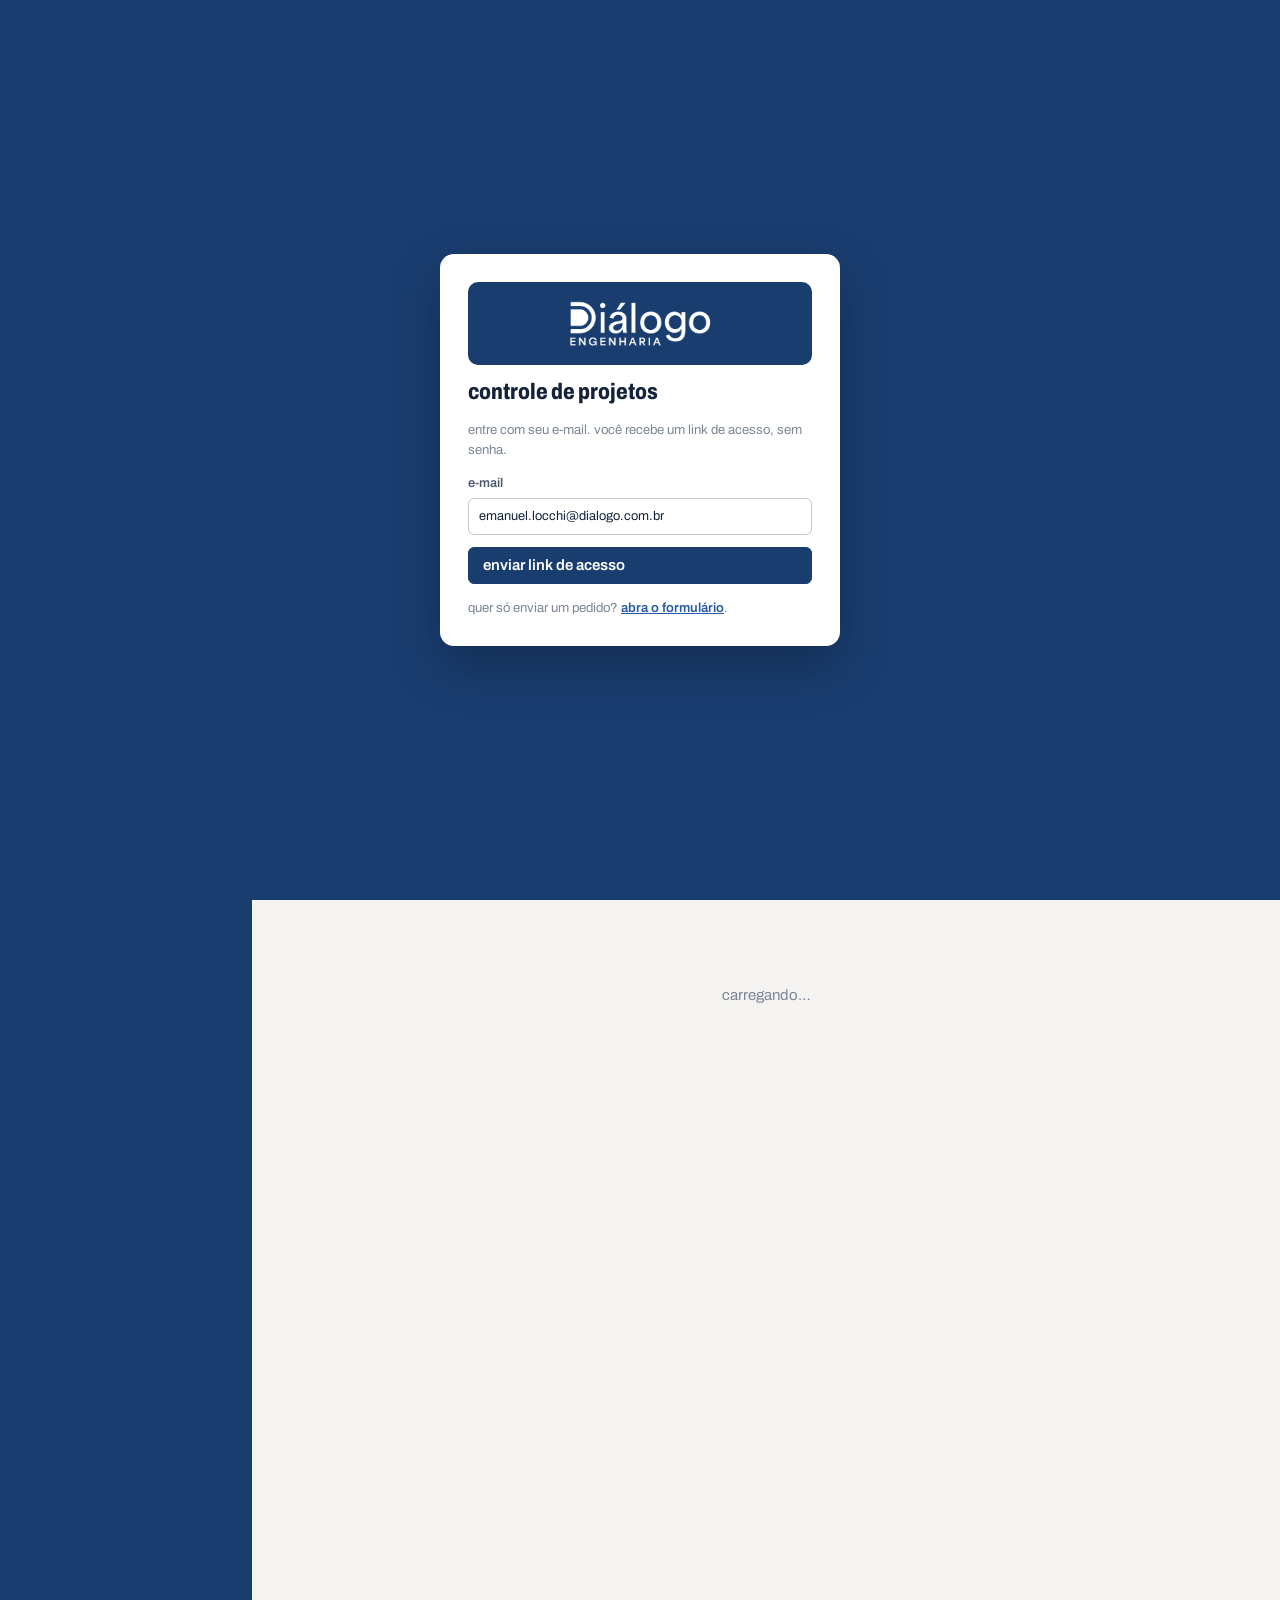
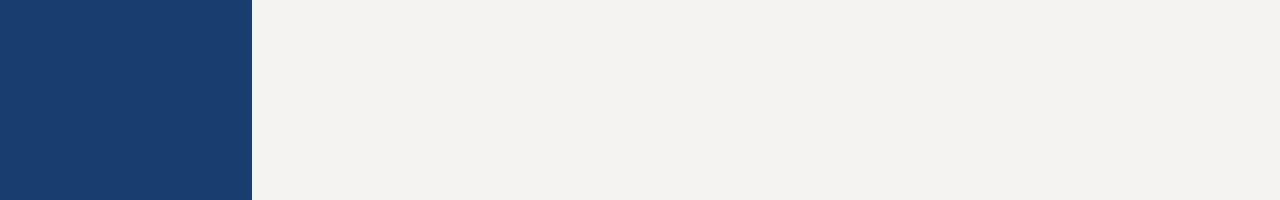
<file: index.html>
<!doctype html>
<html lang="pt-BR">
<head>
<meta charset="utf-8">
<meta name="viewport" content="width=device-width, initial-scale=1, viewport-fit=cover">
<title>Controle de Projetos · Diálogo</title>
<meta name="robots" content="noindex">
<meta name="theme-color" content="#1a3d70">
<link rel="icon" href="assets/logo.png">
<link rel="manifest" href="manifest.webmanifest">
<link rel="preconnect" href="https://fonts.googleapis.com">
<link rel="preconnect" href="https://fonts.gstatic.com" crossorigin>
<link rel="stylesheet" href="https://fonts.googleapis.com/css2?family=Archivo:wdth,wght@75..100,400..800&family=IBM+Plex+Mono:wght@500&display=swap">
<link rel="stylesheet" href="assets/style.css">
</head>
<body>
<div id="login" hidden></div>
<div class="app" id="app" hidden>
  <aside class="rail" id="rail" aria-label="navegação"></aside>
  <div style="min-width:0">
    <main class="main" id="main"><div class="main-in" id="view"><div class="place">carregando…</div></div></main>
  </div>
</div>
<div id="modal"></div>
<div class="toast" id="toast" role="status" aria-live="polite"></div>
<script src="assets/vendor/supabase-2.117.2.js"></script>
<script src="assets/config.js"></script>
<script src="assets/comum.js"></script>
<script src="assets/ia.js"></script>
<script src="assets/gestao.js"></script>
<script>if ("serviceWorker" in navigator) navigator.serviceWorker.register("sw.js").catch(()=>{});</script>
</body>
</html>
</file>
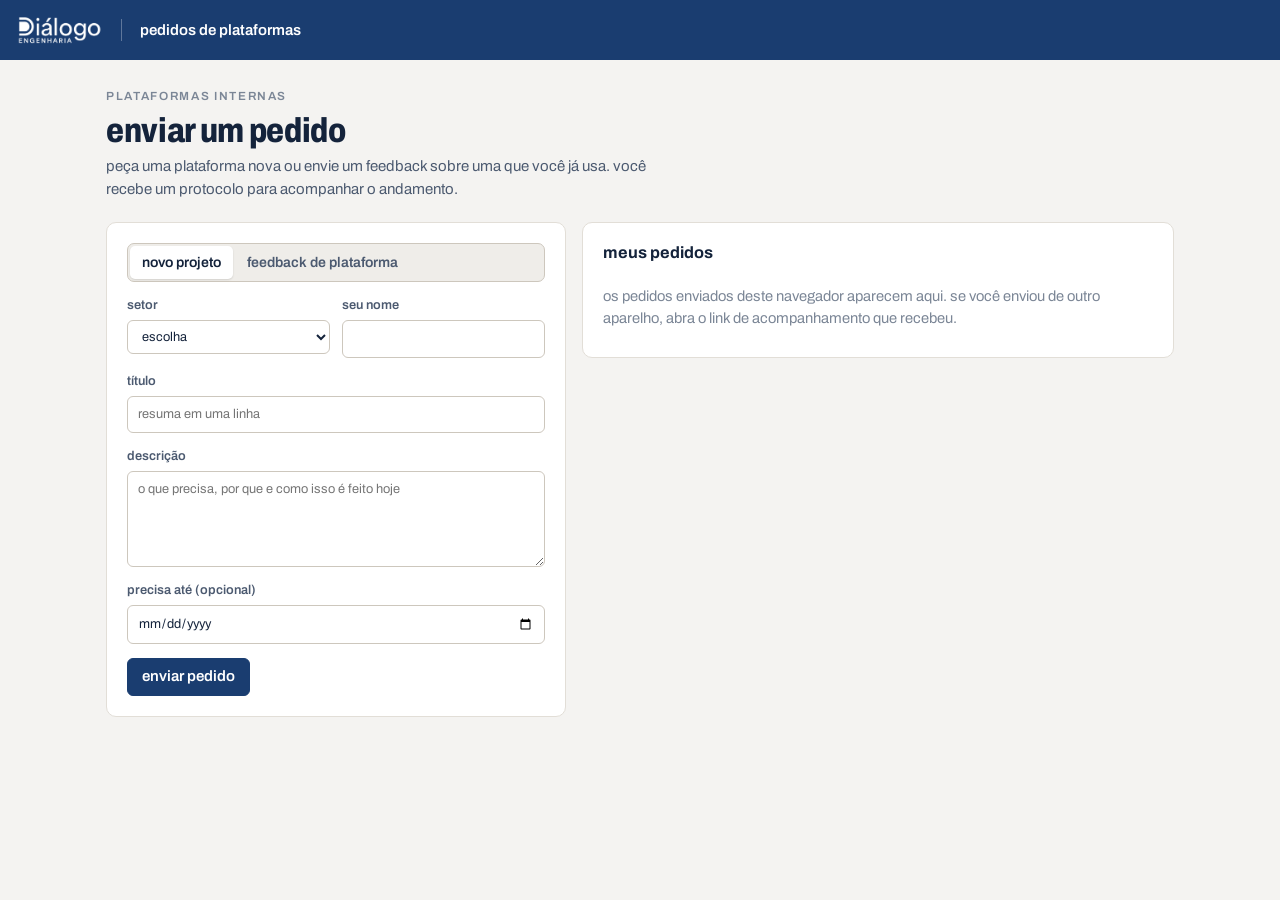
<file: pedido.html>
<!doctype html>
<html lang="pt-BR">
<head>
<meta charset="utf-8">
<meta name="viewport" content="width=device-width, initial-scale=1, viewport-fit=cover">
<title>Pedidos de Plataformas · Diálogo</title>
<meta name="description" content="Peça uma plataforma nova ou envie um feedback sobre uma plataforma interna da Diálogo Engenharia.">
<meta name="theme-color" content="#1a3d70">
<link rel="icon" href="assets/logo.png">
<link rel="preconnect" href="https://fonts.googleapis.com">
<link rel="preconnect" href="https://fonts.gstatic.com" crossorigin>
<link rel="stylesheet" href="https://fonts.googleapis.com/css2?family=Archivo:wdth,wght@75..100,400..800&family=IBM+Plex+Mono:wght@500&display=swap">
<link rel="stylesheet" href="assets/style.css">
</head>
<body>
<header class="topband"><img src="assets/logo.png" alt="Diálogo Engenharia"><span>pedidos de plataformas</span></header>
<main class="page-solo" id="view"><div class="place">carregando…</div></main>
<div id="modal"></div>
<div class="toast" id="toast" role="status" aria-live="polite"></div>
<script src="assets/vendor/supabase-2.117.2.js"></script>
<script src="assets/config.js"></script>
<script src="assets/comum.js"></script>
<script src="assets/pedido.js"></script>
</body>
</html>
</file>
<file: assets/style.css>
/* layout: trilho azul da marca à esquerda (navegação + projetos), área de trabalho clara à direita; no celular o trilho vira barra superior */
:root{
  --azul:#1a3d70; --verm:#c01918;
  --bg:#f4f3f1; --surface:#ffffff; --surface2:#f8f7f5; --sunk:#efede9;
  --ink:#14233b; --ink2:#4c5a70; --ink3:#7b8696; --line:#e2ded7; --line2:#cdc7bd;
  --accent:#1a3d70; --accent2:#265aa6; --accent-soft:#e6ecf6; --accent-ink:#ffffff;
  --flag:#c01918; --flag-soft:#f9e4e3; --ok:#2f7a4f; --ok-soft:#e3f1e8; --warn:#a4660a; --warn-soft:#fbf0dc; --st-plan:#265aa6; --st-and:#9a7300; --st-test:#0b7d88;
  --rail:#1a3d70; --rail-ink:#ffffff; --rail-ink2:rgba(255,255,255,.68); --rail-line:rgba(255,255,255,.14); --rail-hover:rgba(255,255,255,.08); --rail-on:rgba(255,255,255,.14);
  --shadow:0 1px 2px rgba(20,35,59,.06),0 8px 24px rgba(20,35,59,.06);
  --f-body:"Archivo",Arial,"Helvetica Neue",Helvetica,sans-serif;
  --f-mono:"IBM Plex Mono",ui-monospace,Consolas,monospace;
  --r:8px;
}
@media (prefers-color-scheme:dark){
  :root:not([data-theme="light"]){
    --bg:#0e1827; --surface:#15233a; --surface2:#1a2a45; --sunk:#0b1422;
    --ink:#e8edf5; --ink2:#a9b6c9; --ink3:#7d8ba0; --line:#2a3b58; --line2:#3a4d6e;
    --accent:#8fb2ee; --accent2:#8fb2ee; --accent-soft:#1f3358; --accent-ink:#0c1a30;
    --flag:#ff7b73; --flag-soft:#3d1d1f; --ok:#6fcf97; --ok-soft:#173527; --warn:#f0b552; --warn-soft:#3a2c12; --st-plan:#8fb2ee; --st-and:#f2c94c; --st-test:#5fd3dc;
    --rail:#0a1322; --rail-line:rgba(255,255,255,.10);
    --shadow:0 1px 2px rgba(0,0,0,.3),0 8px 24px rgba(0,0,0,.25);
    color-scheme:dark;
  }
}
:root[data-theme="dark"]{
  --bg:#0e1827; --surface:#15233a; --surface2:#1a2a45; --sunk:#0b1422;
  --ink:#e8edf5; --ink2:#a9b6c9; --ink3:#7d8ba0; --line:#2a3b58; --line2:#3a4d6e;
  --accent:#8fb2ee; --accent2:#8fb2ee; --accent-soft:#1f3358; --accent-ink:#0c1a30;
  --flag:#ff7b73; --flag-soft:#3d1d1f; --ok:#6fcf97; --ok-soft:#173527; --warn:#f0b552; --warn-soft:#3a2c12; --st-plan:#8fb2ee; --st-and:#f2c94c; --st-test:#5fd3dc;
  --rail:#0a1322; --rail-line:rgba(255,255,255,.10);
  --shadow:0 1px 2px rgba(0,0,0,.3),0 8px 24px rgba(0,0,0,.25);
  color-scheme:dark;
}
*,*::before,*::after{box-sizing:border-box}
body{margin:0;background:var(--bg);color:var(--ink);font-family:var(--f-body);font-size:15px;line-height:1.5}
button,input,select,textarea{font:inherit;color:inherit}
:focus-visible{outline:2px solid var(--accent2);outline-offset:2px}
h1,h2,h3,h4{margin:0;line-height:1.2;text-wrap:balance}
p{margin:0}
.num{font-variant-numeric:tabular-nums}
.mono{font-family:var(--f-mono);font-size:.78em;letter-spacing:.02em}
.mut{color:var(--ink3)}
.sr{position:absolute;width:1px;height:1px;overflow:hidden;clip:rect(0 0 0 0);white-space:nowrap}

/* ---------- moldura ---------- */
.app{display:grid;grid-template-columns:252px minmax(0,1fr);min-height:100vh}
.rail{background:var(--rail);color:var(--rail-ink);position:sticky;top:env(safe-area-inset-top,0px);height:100vh;overflow:auto;display:flex;flex-direction:column;gap:22px;padding-block:20px;padding-left:max(16px,env(safe-area-inset-left,0px));padding-right:14px}
.brand{display:flex;flex-direction:column;gap:6px;padding:2px 6px 4px}
.brand img{width:132px;height:auto;display:block}
.brand span{font-size:.72rem;letter-spacing:.14em;text-transform:uppercase;color:var(--rail-ink2);font-weight:600}
.nav{display:flex;flex-direction:column;gap:2px}
.nav button{all:unset;cursor:pointer;display:flex;align-items:center;gap:10px;padding:9px 10px;border-radius:6px;color:var(--rail-ink2);font-weight:600}
.nav button svg{width:18px;height:18px;flex:none}
.nav button:hover{background:var(--rail-hover);color:var(--rail-ink)}
.nav button[aria-current="true"]{background:var(--rail-on);color:var(--rail-ink)}
.nav button:focus-visible{outline:2px solid #fff;outline-offset:-2px}
.nav .bd{margin-left:auto;background:var(--verm);color:#fff;border-radius:999px;font-size:.72rem;min-width:20px;height:20px;padding:0 6px;display:inline-flex;align-items:center;justify-content:center;font-weight:700}
.nav .ct{margin-left:auto;font-size:.78rem;color:var(--rail-ink2)}
.rp{display:flex;flex-direction:column;gap:6px;border-top:1px solid var(--rail-line);padding-top:16px;min-height:0}
.rp-h{display:flex;justify-content:space-between;align-items:center;padding:0 6px;font-size:.72rem;letter-spacing:.14em;text-transform:uppercase;color:var(--rail-ink2);font-weight:600}
.rp-h button{all:unset;cursor:pointer;width:24px;height:24px;border-radius:5px;display:grid;place-items:center;color:var(--rail-ink);font-size:1.1rem;line-height:1}
.rp-h button:hover{background:var(--rail-hover)}
.rp ul{list-style:none;margin:0;padding:0;display:flex;flex-direction:column;gap:1px}
.rp li button{all:unset;cursor:pointer;display:grid;grid-template-columns:8px minmax(0,1fr) auto;gap:9px;align-items:center;width:100%;box-sizing:border-box;padding:7px 8px;border-radius:6px;color:var(--rail-ink2);font-size:.88rem}
.rp li button:hover{background:var(--rail-hover);color:var(--rail-ink)}
.rp li button[aria-current="true"]{background:var(--rail-on);color:var(--rail-ink)}
.rp li button:focus-visible{outline:2px solid #fff;outline-offset:-2px}
.rp .dot{width:8px;height:8px;border-radius:50%;background:var(--c)}
.rp .t{overflow:hidden;text-overflow:ellipsis;white-space:nowrap}
.rp .pp{font-size:.72rem;opacity:.8}
.rp .none{padding:4px 8px;font-size:.85rem;color:var(--rail-ink2)}
.rail-foot{margin-top:auto;font-size:.76rem;color:var(--rail-ink2);padding:0 6px;display:flex;flex-direction:column;gap:6px}
.legend-r{display:flex;flex-wrap:wrap;gap:4px 10px}
.legend-r span{display:inline-flex;align-items:center;gap:5px}
.legend-r i{width:7px;height:7px;border-radius:50%;background:var(--c)}

.main{min-width:0;padding-block:28px 72px;padding-left:32px;padding-right:max(32px,env(safe-area-inset-right,0px))}
.main-in{max-width:1260px;margin:0 auto;display:flex;flex-direction:column;gap:22px}

.app.solo{grid-template-columns:1fr}
.app.solo .rail{display:none}
.app.solo .topband{display:flex;align-items:center;gap:18px;background:var(--rail);color:#fff;padding-block:14px;padding-left:max(16px,env(safe-area-inset-left,0px));padding-right:max(16px,env(safe-area-inset-right,0px))}
.app.solo .topband img{height:32px;width:auto}
.app.solo .topband span{font-weight:600;padding-left:18px;border-left:1px solid rgba(255,255,255,.3)}
.app.solo .main{padding-left:max(16px,env(safe-area-inset-left,0px));padding-right:max(16px,env(safe-area-inset-right,0px))}
.notice{background:var(--warn-soft);color:var(--ink);border:1px solid var(--line);border-radius:var(--r);padding:10px 14px;font-size:.9rem}

/* ---------- cabeçalho de vista ---------- */
.vh{display:flex;justify-content:space-between;align-items:flex-end;gap:16px;flex-wrap:wrap}
.eyebrow{font-size:.74rem;letter-spacing:.14em;text-transform:uppercase;color:var(--ink3);font-weight:600;margin-bottom:4px}
.vh h1{font-size:clamp(1.6rem,3vw,2.15rem);font-weight:800;font-stretch:82%;letter-spacing:-.01em}
.vh .sub{color:var(--ink2);margin-top:4px;max-width:62ch}
.vh-act{display:flex;gap:8px;flex-wrap:wrap}

/* ---------- controles ---------- */
.btn{border:1px solid var(--line2);background:var(--surface);border-radius:6px;padding:8px 14px;cursor:pointer;font-weight:600;display:inline-flex;align-items:center;gap:8px;white-space:nowrap;line-height:1.3}
.btn:hover{background:var(--surface2)}
.btn svg{width:16px;height:16px}
.btn.primary{background:var(--accent);border-color:var(--accent);color:var(--accent-ink)}
.btn.primary:hover{filter:brightness(1.12)}
.btn.ai{border-color:var(--accent2);color:var(--accent2);background:var(--surface)}
.btn.ai:hover{background:var(--accent-soft)}
.btn.danger{border-color:var(--flag);color:var(--flag)}
.btn.danger:hover{background:var(--flag-soft)}
.btn.danger.solid{background:var(--flag);color:#fff}
.btn.ghost{border-color:transparent;background:transparent;color:var(--ink3);padding:6px 8px}
.btn.ghost:hover{color:var(--flag);background:var(--flag-soft)}
.btn.sm{padding:5px 10px;font-size:.85rem}
.btn:disabled{opacity:.5;cursor:default;filter:none}
.lnk{all:unset;cursor:pointer;color:var(--accent2);font-weight:600;text-decoration:underline;text-underline-offset:2px}
.lnk:focus-visible{outline:2px solid var(--accent2)}
label.f{display:flex;flex-direction:column;gap:5px;font-size:.8rem;font-weight:600;color:var(--ink2)}
input,select,textarea{border:1px solid var(--line2);background:var(--surface);border-radius:6px;padding:8px 10px;font-weight:400;color:var(--ink);min-width:0;width:100%}
input:focus,select:focus,textarea:focus{outline:2px solid var(--accent-soft);border-color:var(--accent2)}
textarea{resize:vertical;min-height:96px;line-height:1.5}
input[type=checkbox]{width:18px;height:18px;accent-color:var(--accent2);cursor:pointer;flex:none}
.seg{display:inline-flex;border:1px solid var(--line2);border-radius:7px;padding:2px;background:var(--sunk);gap:2px;flex-wrap:wrap}
.seg button{border:0;background:transparent;padding:6px 12px;border-radius:5px;cursor:pointer;font-weight:600;color:var(--ink2);font-size:.88rem;display:inline-flex;gap:6px;align-items:center}
.seg button:hover{color:var(--ink)}
.seg button[aria-pressed="true"]{background:var(--surface);color:var(--ink);box-shadow:0 1px 2px rgba(0,0,0,.12)}
.seg .n{font-size:.75rem;color:var(--ink3);font-variant-numeric:tabular-nums}
.pill{display:inline-flex;align-items:center;gap:6px;font-size:.76rem;font-weight:600;border-radius:999px;padding:2px 9px;background:color-mix(in srgb,var(--c) 13%,transparent);color:var(--c);white-space:nowrap}
.pill::before{content:"";width:6px;height:6px;border-radius:50%;background:currentColor}
.chip{display:inline-block;font-size:.74rem;font-weight:600;border-radius:4px;padding:1px 7px;background:var(--sunk);color:var(--ink2);border:1px solid var(--line)}
.chip.dir{background:var(--flag-soft);color:var(--flag);border-color:transparent}
.chip.pj{background:var(--accent-soft);color:var(--accent2);border-color:transparent}
.bar{height:6px;background:var(--sunk);border-radius:6px;overflow:hidden;border:1px solid var(--line)}
.bar i{display:block;height:100%;background:var(--accent2);border-radius:6px}
.bar.thin{height:4px;border:0;background:var(--line)}
.card{background:var(--surface);border:1px solid var(--line);border-radius:10px;padding:20px}
.card-h{display:flex;justify-content:space-between;align-items:center;gap:10px;margin-bottom:14px;flex-wrap:wrap}
.card-h h2{font-size:1.02rem;font-weight:700}
.empty{color:var(--ink3);font-size:.92rem;padding:8px 0}
.hint{font-size:.82rem;color:var(--ink3)}
.aibox{border:1px solid var(--accent2);background:var(--accent-soft);border-radius:var(--r);padding:12px 14px;display:flex;flex-direction:column;gap:8px}
.aibox .h{display:flex;justify-content:space-between;align-items:center;font-weight:700;font-size:.88rem;color:var(--accent2);gap:8px}
.aibox .out{white-space:pre-wrap;font-size:.92rem;color:var(--ink)}
.aibox ul{margin:0;padding-left:18px}
.thinking::after{content:"";display:inline-block;width:1em;text-align:left;animation:dots 1.2s steps(4) infinite}
@keyframes dots{0%{content:""}25%{content:"."}50%{content:".."}75%{content:"..."}}

/* ---------- painel ---------- */
.tiles{display:grid;grid-template-columns:repeat(4,minmax(0,1fr));gap:12px}
.tile{all:unset;box-sizing:border-box;background:var(--surface);border:1px solid var(--line);border-radius:10px;padding:16px 18px;display:flex;flex-direction:column;gap:6px;cursor:pointer;position:relative}
.tile:hover{border-color:var(--line2);box-shadow:var(--shadow)}
.tile:focus-visible{outline:2px solid var(--accent2)}
.tile .tl{font-size:.8rem;color:var(--ink2);font-weight:600}
.tile .tn{font-size:2.3rem;font-weight:800;font-stretch:80%;line-height:1;font-variant-numeric:tabular-nums;color:var(--ink)}
.tile .tn small{font-size:.9rem;font-weight:500;color:var(--ink3);font-stretch:100%}
.tile .ts{font-size:.8rem;color:var(--ink3)}
.tile.alert{border-color:color-mix(in srgb,var(--c) 45%,var(--line))}
.tile.alert::before{content:"";position:absolute;left:-1px;top:14px;bottom:14px;width:3px;border-radius:0 3px 3px 0;background:var(--c)}
.tile.alert .tn{color:var(--c)}
.dash{display:grid;grid-template-columns:minmax(0,1.15fr) minmax(0,1fr);gap:16px;align-items:start}
.dash-r{display:flex;flex-direction:column;gap:16px}
.att{list-style:none;margin:0;padding:0;display:flex;flex-direction:column}
.att li+li{border-top:1px solid var(--line)}
.att button{all:unset;box-sizing:border-box;cursor:pointer;width:100%;display:grid;grid-template-columns:auto minmax(0,1fr) auto;gap:12px;align-items:center;padding:11px 4px}
.att button:hover{background:var(--surface2)}
.att button:focus-visible{outline:2px solid var(--accent2)}
.att .ic{width:30px;height:30px;border-radius:7px;display:grid;place-items:center;background:color-mix(in srgb,var(--c) 14%,transparent);color:var(--c)}
.att .ic svg{width:16px;height:16px}
.att .tt{font-weight:600;overflow:hidden;text-overflow:ellipsis;white-space:nowrap}
.att .ss{font-size:.8rem;color:var(--ink3)}
.att .why{font-size:.78rem;font-weight:600;color:var(--c);text-align:right;white-space:nowrap}
.chart+.chart{margin-top:18px;padding-top:16px;border-top:1px solid var(--line)}
.chart h3{font-size:.82rem;font-weight:600;color:var(--ink2);margin-bottom:10px;display:flex;justify-content:space-between;gap:8px}
.chart h3 small{font-weight:400;color:var(--ink3)}
.stack{display:flex;height:12px;border-radius:6px;overflow:hidden;gap:2px}
.stack i{display:block;height:100%;background:var(--c)}
.legend{display:flex;flex-wrap:wrap;gap:4px 14px;margin-top:10px;font-size:.8rem;color:var(--ink2)}
.legend span{display:inline-flex;gap:6px;align-items:center}
.legend span::before{content:"";width:8px;height:8px;border-radius:2px;background:var(--c)}
.legend b{font-variant-numeric:tabular-nums}
.hbars{display:grid;gap:7px}
.hb{display:grid;grid-template-columns:120px minmax(0,1fr) 28px;gap:10px;align-items:center;font-size:.84rem}
.hb span{overflow:hidden;text-overflow:ellipsis;white-space:nowrap;color:var(--ink2)}
.hb b{text-align:right;font-variant-numeric:tabular-nums}
.hb .bar{height:8px}
.weeks{display:grid;grid-template-columns:repeat(8,1fr);gap:6px;align-items:end}
.wk{display:flex;flex-direction:column;align-items:center;gap:4px;font-size:.72rem;color:var(--ink3);font-variant-numeric:tabular-nums}
.wk .cb{height:64px;width:100%;display:flex;align-items:flex-end;background:repeating-linear-gradient(to top,var(--line) 0 1px,transparent 1px 16px)}
.wk .cb i{display:block;width:100%;background:var(--accent2);border-radius:3px 3px 0 0;min-height:0}
.wk.now .cb i{background:var(--accent)}
.wk.now{color:var(--ink);font-weight:600}
.kpis{display:grid;grid-template-columns:1fr 1fr;gap:16px}
.kpi .kl{display:flex;justify-content:space-between;font-size:.84rem;color:var(--ink2);margin-bottom:6px}
.kpi .kl b{color:var(--ink);font-variant-numeric:tabular-nums}
.kpi small{display:block;margin-top:5px;font-size:.78rem;color:var(--ink3)}

/* ---------- pedidos ---------- */
.toolbar{display:flex;gap:10px;flex-wrap:wrap;align-items:center}
.toolbar .grow{flex:1 1 200px;max-width:320px}
.toolbar select{width:auto}
.pesos{background:var(--surface);border:1px solid var(--line);border-radius:10px;padding:16px 18px;display:grid;gap:10px}
.pesos .g3{display:grid;grid-template-columns:repeat(3,minmax(0,170px));gap:12px}
.split{display:grid;grid-template-columns:minmax(0,1fr) minmax(0,1.05fr);gap:16px;align-items:start}
.rows{list-style:none;margin:0;padding:0;background:var(--surface);border:1px solid var(--line);border-radius:10px;overflow:hidden}
.rows li+li{border-top:1px solid var(--line)}
.row{all:unset;box-sizing:border-box;cursor:pointer;width:100%;display:grid;grid-template-columns:52px minmax(0,1fr) auto;gap:14px;align-items:center;padding:12px 14px}
.row:hover{background:var(--surface2)}
.row:focus-visible{outline:2px solid var(--accent2);outline-offset:-2px}
.row[aria-current="true"]{background:var(--accent-soft)}
.sc{display:flex;flex-direction:column;align-items:center;gap:3px;line-height:1}
.sc b{font-size:1.45rem;font-weight:800;font-stretch:80%;color:var(--accent2);font-variant-numeric:tabular-nums}
.sc.est b{color:var(--ink3);font-weight:500}
.sc i{font-style:normal;font-size:.62rem;color:var(--ink3);letter-spacing:.1em;text-transform:uppercase}
.rb{display:grid;gap:4px;min-width:0}
.rt{font-weight:600;overflow:hidden;text-overflow:ellipsis;white-space:nowrap}
.rm{display:flex;gap:4px 10px;flex-wrap:wrap;font-size:.8rem;color:var(--ink3);align-items:center}
.rs{display:flex;flex-direction:column;align-items:flex-end;gap:5px}
.grp-h{font-size:.82rem;color:var(--ink3);margin:2px 2px 8px}
.det{position:sticky;top:calc(16px + env(safe-area-inset-top,0px));max-height:calc(100vh - 32px);overflow:auto;background:var(--surface);border:1px solid var(--line);border-radius:10px;box-shadow:var(--shadow)}
.det-in{padding:20px 22px;display:flex;flex-direction:column;gap:18px}
.det .back{display:none;align-self:flex-start}
.det h2{font-size:1.35rem;font-weight:700;font-stretch:90%}
.det .meta{font-size:.85rem;color:var(--ink3);margin-top:6px}
.det .desc{white-space:pre-wrap;padding:12px 14px;background:var(--surface2);border-radius:var(--r);border-left:3px solid var(--line2);font-size:.95rem}
.blk{display:flex;flex-direction:column;gap:10px;padding-top:16px;border-top:1px solid var(--line)}
.blk>h3{font-size:.74rem;letter-spacing:.14em;text-transform:uppercase;color:var(--ink3);font-weight:600}
.decide{display:flex;gap:8px;flex-wrap:wrap;align-items:center}
.decide .lbl{font-size:.85rem;color:var(--ink2);margin-right:4px}
.decide select{width:auto;margin-left:auto;padding:5px 8px;font-size:.85rem}
.g2{display:grid;grid-template-columns:1fr 1fr;gap:12px}
.g2 .full{grid-column:1/-1}
.chk{display:flex;align-items:center;gap:8px;font-size:.9rem;font-weight:500;color:var(--ink);cursor:pointer}
.nota{display:flex;align-items:center;gap:14px}
.nota b{font-size:2.6rem;line-height:1;font-weight:800;font-stretch:78%;color:var(--accent2);font-variant-numeric:tabular-nums;min-width:2.2ch}
.nota .nb{flex:1;display:grid;gap:6px}
.nota span{font-size:.84rem;color:var(--ink2)}
.vrow{display:flex;gap:8px}
.place{color:var(--ink3);text-align:center;padding:56px 20px;display:grid;gap:8px;justify-items:center}
.place svg{width:36px;height:36px;color:var(--line2)}
.pick{all:unset;box-sizing:border-box;cursor:pointer;display:flex;flex-direction:column;gap:2px;width:100%;background:var(--surface);border:1px solid var(--line);border-radius:6px;padding:8px 10px}
.pick:hover{border-color:var(--accent2)}
.pick small{color:var(--ink3)}
.sugg{display:flex;flex-direction:column;gap:6px}
.track{list-style:none;display:grid;grid-template-columns:repeat(5,1fr);margin:0;padding:0}
.track li{position:relative;text-align:center;font-size:.7rem;color:var(--ink3);padding-top:20px;line-height:1.2}
.track li::before{content:"";position:absolute;top:2px;left:50%;width:12px;height:12px;margin-left:-6px;border-radius:50%;background:var(--surface);border:2px solid var(--line2);z-index:1}
.track li::after{content:"";position:absolute;top:7px;left:50%;width:100%;height:2px;background:var(--line)}
.track li:last-child::after{display:none}
.track li.on::before{background:var(--accent2);border-color:var(--accent2)}
.track li.pass::after{background:var(--accent2)}
.track li.cur{color:var(--ink);font-weight:700}
.track li small{display:block;font-weight:400;color:var(--ink3);margin-top:2px}
.refused{display:inline-flex;font-size:.82rem;font-weight:700;color:var(--flag);background:var(--flag-soft);border-radius:4px;padding:3px 10px}
.msg{font-size:.88rem;background:var(--accent-soft);border-radius:6px;padding:8px 12px;white-space:pre-wrap}
.msg b{display:block;font-size:.74rem;color:var(--accent2);letter-spacing:.06em;text-transform:uppercase;margin-bottom:2px}

/* ---------- projetos (quadro) ---------- */
.board{display:grid;grid-template-columns:repeat(5,minmax(0,1fr));gap:12px;align-items:start}
.col{background:var(--sunk);border-radius:10px;padding:10px;display:flex;flex-direction:column;gap:8px;min-height:120px}
.col-h{display:flex;align-items:center;gap:8px;padding:2px 4px 4px;font-weight:700;font-size:.9rem;color:var(--c)}
.col-h span{color:var(--ink3);font-weight:500;font-size:.82rem}
.pc{all:unset;box-sizing:border-box;cursor:pointer;background:var(--surface);border:1px solid var(--line);border-radius:8px;padding:12px;display:flex;flex-direction:column;gap:9px}
.pc:hover{border-color:var(--line2);box-shadow:var(--shadow)}
.pc:focus-visible{outline:2px solid var(--accent2)}
.pc .t{font-weight:700;line-height:1.3}
.pc .m{display:flex;justify-content:space-between;gap:8px;font-size:.78rem;color:var(--ink3);flex-wrap:wrap}
.pc .late{color:var(--flag);font-weight:600}
.pc .soon{color:var(--warn);font-weight:600}
.col .none{font-size:.82rem;color:var(--ink3);padding:6px 4px}
.ptable{width:100%;border-collapse:collapse;background:var(--surface);border:1px solid var(--line);border-radius:10px;overflow:hidden;font-size:.9rem}
.ptable th{text-align:left;font-size:.74rem;letter-spacing:.08em;text-transform:uppercase;color:var(--ink3);font-weight:600;padding:10px 12px;border-bottom:1px solid var(--line);background:var(--surface2)}
.ptable td{padding:10px 12px;border-bottom:1px solid var(--line);vertical-align:middle}
.ptable tr:last-child td{border-bottom:0}
.ptable tbody tr{cursor:pointer}
.ptable tbody tr:hover{background:var(--surface2)}
.ptable td.n{font-variant-numeric:tabular-nums;white-space:nowrap}
.tblwrap{overflow-x:auto}

/* ---------- projeto ---------- */
.crumb{display:flex;gap:8px;align-items:center;font-size:.85rem;color:var(--ink3)}
.ph{background:var(--surface);border:1px solid var(--line);border-radius:12px;padding:22px 24px;display:grid;grid-template-columns:minmax(0,1fr) 240px;gap:24px}
.ph-l{display:flex;flex-direction:column;gap:10px;min-width:0}
.title-in{border:0;background:transparent;width:100%;min-width:0;font-size:clamp(1.5rem,3vw,2.05rem);font-weight:800;font-stretch:82%;line-height:1.15;padding:2px 0;border-bottom:2px solid transparent;border-radius:0;letter-spacing:-.01em}
.title-in:hover{border-bottom-color:var(--line)}
.title-in:focus{outline:none;border-bottom-color:var(--accent2)}
.obj{border:1px dashed transparent;background:transparent;padding:6px 8px;margin-left:-8px;min-height:0;font-size:1rem;color:var(--ink2);resize:none}
.obj:hover{border-color:var(--line2)}
.obj:focus{border-style:solid;color:var(--ink)}
.ph-meta{display:flex;flex-wrap:wrap;gap:10px}
.ph-meta .fld{display:flex;align-items:center;gap:6px;border:1px solid var(--line);border-radius:6px;padding:0 0 0 10px;background:var(--surface2);min-width:0;flex:1 1 200px;max-width:340px}
.ph-meta .fld svg{width:15px;height:15px;color:var(--ink3);flex:none}
.ph-meta .fld input{border:0;background:transparent;padding:7px 8px 7px 0}
.ph-meta .fld input:focus{outline:none}
.ph-meta .fld:focus-within{border-color:var(--accent2)}
.ph-meta .fld a{font-size:.82rem;font-weight:600;color:var(--accent2);padding:0 10px;white-space:nowrap}
.origem{font-size:.85rem;color:var(--ink2)}
.ph-r{display:flex;flex-direction:column;gap:10px}
.stsel{position:relative;display:flex;align-items:center;border:1.5px solid var(--c);border-radius:8px;padding:9px 12px;color:var(--c);font-weight:700;gap:8px}
.stsel::before{content:"";width:9px;height:9px;border-radius:50%;background:var(--c)}
.stsel svg{margin-left:auto;width:16px;height:16px}
.stsel select{position:absolute;inset:0;opacity:0;cursor:pointer}
.cal{all:unset;box-sizing:border-box;cursor:pointer;display:flex;width:100%;gap:12px;align-items:center;border:1.5px solid var(--line2);border-top:6px solid var(--accent);border-radius:8px;padding:8px 10px;position:relative}
.cal:hover{background:var(--surface2)}
.cal:focus-visible{outline:2px solid var(--accent2)}
.cal.late{border-top-color:var(--flag)}
.calblk{display:flex;flex-direction:column;align-items:center;min-width:52px;line-height:1.05}
.calblk b{font-size:1.5rem;font-weight:800;font-stretch:80%;font-variant-numeric:tabular-nums}
.calblk span{font-size:.66rem;text-transform:uppercase;letter-spacing:.08em;color:var(--ink3)}
.caltx{display:flex;flex-direction:column}
.caltx b{font-size:.88rem}
.caltx small{color:var(--ink3);font-size:.78rem}
.cal.late .caltx b,.cal.late .caltx small{color:var(--flag)}
.hiddate{position:absolute;left:0;bottom:0;opacity:0;width:1px;height:1px;pointer-events:none;padding:0;border:0}
.prog{display:grid;gap:6px;grid-column:1/-1;padding-top:14px;border-top:1px solid var(--line)}
.prog .pl{display:flex;justify-content:space-between;font-size:.85rem;color:var(--ink2)}
.prog .pl b{color:var(--ink);font-variant-numeric:tabular-nums}
.prog .bar{height:8px}
.tabs{display:flex;gap:2px;border-bottom:1px solid var(--line);overflow-x:auto}
.tabs button{border:0;background:transparent;padding:10px 14px;cursor:pointer;font-weight:600;color:var(--ink2);border-bottom:3px solid transparent;white-space:nowrap;display:inline-flex;gap:8px;align-items:center}
.tabs button:hover{color:var(--ink)}
.tabs button[aria-selected="true"]{color:var(--accent2);border-bottom-color:var(--accent2)}
.tabs .n{font-size:.75rem;font-weight:500;color:var(--ink3);font-variant-numeric:tabular-nums}
.ov{display:grid;grid-template-columns:minmax(0,1.2fr) minmax(0,1fr);gap:16px;align-items:start}
.ov-r{display:flex;flex-direction:column;gap:16px}
.check{list-style:none;margin:0;padding:0}
.check li{display:grid;grid-template-columns:auto minmax(0,1fr) auto;gap:10px;align-items:center;padding:6px 2px;border-bottom:1px dashed var(--line)}
.check .txt{border:0;background:transparent;padding:4px 0;border-radius:0}
.check .txt:focus{outline:none;border-bottom:1px solid var(--accent2)}
.check li.done .txt{text-decoration:line-through;color:var(--ink3)}
.addrow{display:flex;gap:8px;flex-wrap:wrap}
.addrow input{flex:1 1 200px;width:auto}
.next{display:grid;gap:8px}
.next .k{font-size:.8rem;color:var(--ink3)}
.next b{font-size:1.05rem}

/* definições */
.stages{display:grid;grid-template-columns:repeat(4,minmax(0,1fr));gap:10px}
.stg{background:var(--surface);border:1px solid var(--line);border-radius:10px;padding:14px;display:flex;flex-direction:column;gap:8px}
.stg.cur{border-color:var(--accent2);box-shadow:inset 0 3px 0 var(--accent2)}
.stg-h{display:flex;justify-content:space-between;align-items:baseline;gap:6px}
.stg-h b{font-size:.95rem}
.stg-h .tag{font-size:.7rem;font-weight:600;letter-spacing:.06em;text-transform:uppercase;color:var(--ink3)}
.stg.cur .tag{color:var(--accent2)}
.stg.done .tag{color:var(--ok)}
.tlist{list-style:none;margin:0;padding:0;display:flex;flex-direction:column;gap:2px}
.tcell{all:unset;box-sizing:border-box;cursor:pointer;width:100%;display:flex;gap:9px;align-items:center;padding:6px 8px;border-radius:6px;font-size:.88rem}
.tcell:hover{background:var(--surface2)}
.tcell:focus-visible{outline:2px solid var(--accent2)}
.tcell.on{background:var(--accent-soft);font-weight:600}
.tdot{width:12px;height:12px;border-radius:50%;border:2px solid var(--line2);flex:none}
.tdot.a{border-color:var(--accent2);background:linear-gradient(90deg,var(--accent2) 50%,transparent 50%)}
.tdot.p{border-color:var(--ok);background:var(--ok)}
.editor{background:var(--surface);border:1px solid var(--accent2);border-radius:12px;padding:20px 22px;display:flex;flex-direction:column;gap:14px;box-shadow:var(--shadow)}
.ed-h{display:flex;justify-content:space-between;gap:12px;align-items:flex-start;flex-wrap:wrap}
.ed-h h3{font-size:1.2rem;font-weight:700}
.ed-h small{display:block;font-size:.8rem;color:var(--ink3);font-weight:400;margin-top:2px}
.roteiro{display:flex;flex-wrap:wrap;gap:6px}
.roteiro span{font-size:.8rem;background:var(--surface2);border:1px solid var(--line);border-radius:999px;padding:3px 10px;color:var(--ink2)}
.editor textarea{min-height:200px}
.ed-f{display:flex;justify-content:space-between;gap:10px;flex-wrap:wrap;align-items:center}
.vt{display:flex;flex-wrap:wrap;gap:6px;align-items:center;font-size:.8rem;color:var(--ink3)}
.rel{border:1px solid var(--line2);background:var(--surface);border-radius:999px;padding:3px 10px;font-size:.8rem;cursor:pointer;color:var(--ink);display:inline-flex;gap:6px;align-items:center}
.rel:hover{border-color:var(--accent2)}

/* documentos */
.flist{list-style:none;margin:0;padding:0;display:grid;grid-template-columns:repeat(auto-fill,minmax(260px,1fr));gap:10px}
.flist li{display:grid;grid-template-columns:auto minmax(0,1fr) auto;gap:12px;align-items:center;background:var(--surface);border:1px solid var(--line);border-radius:8px;padding:10px 12px}
.flist .ico{color:var(--accent2);display:flex}
.flist .fn{display:flex;flex-direction:column;min-width:0}
.flist .fn a{color:var(--ink);font-weight:600;text-decoration:none;overflow:hidden;text-overflow:ellipsis;white-space:nowrap}
.flist .fn a:hover{text-decoration:underline}
.flist small{color:var(--ink3);font-size:.78rem}
.addbox{display:grid;gap:12px}

/* enviar */
.egrid{display:grid;grid-template-columns:minmax(0,460px) minmax(0,1fr);gap:16px;align-items:start}
.form{display:flex;flex-direction:column;gap:14px}
.mlist{list-style:none;margin:0;padding:0}
.mit{padding:16px 0;border-top:1px solid var(--line);display:grid;gap:10px}
.mit:first-child{border-top:0;padding-top:0}
.mit .tt{font-weight:700}
.mit .dd{font-size:.8rem;color:var(--ink3);display:flex;gap:4px 10px;flex-wrap:wrap;align-items:center;margin-top:2px}

/* modal + toast */
.modal{position:fixed;inset:0;background:rgba(10,19,34,.45);display:grid;place-items:center;z-index:60;padding:16px}
.modal-in{background:var(--surface);border-radius:12px;max-width:440px;width:100%;padding:22px;display:flex;flex-direction:column;gap:12px;box-shadow:0 20px 50px rgba(0,0,0,.3)}
.modal-in h2{font-size:1.15rem}
.modal-in p{color:var(--ink2);font-size:.93rem;white-space:pre-wrap}
.modal-in .acts{display:flex;justify-content:flex-end;gap:8px;margin-top:4px}
.toast{position:fixed;left:50%;bottom:calc(20px + env(safe-area-inset-bottom,0px));transform:translateX(-50%) translateY(8px);background:var(--ink);color:var(--bg);padding:10px 16px;border-radius:8px;font-size:.9rem;opacity:0;pointer-events:none;transition:opacity .2s,transform .2s;max-width:90vw;z-index:70}
.toast.show{opacity:1;transform:translateX(-50%)}

@media (max-width:1100px){
  .tiles{grid-template-columns:repeat(2,minmax(0,1fr))}
  .dash,.ov{grid-template-columns:minmax(0,1fr)}
  .board{grid-template-columns:repeat(3,minmax(0,1fr))}
  .stages{grid-template-columns:repeat(2,minmax(0,1fr))}
}
@media (max-width:900px){
  .app,.app.solo{grid-template-columns:minmax(0,1fr)}
  .rail{position:sticky;top:env(safe-area-inset-top,0px);height:auto;z-index:20;flex-direction:row;align-items:center;gap:12px;padding-block:10px;padding-left:max(16px,env(safe-area-inset-left,0px));padding-right:max(16px,env(safe-area-inset-right,0px));overflow-x:auto}
  body::before{content:"";position:fixed;inset:0 0 auto;height:env(safe-area-inset-top,0px);z-index:30;background:var(--rail)}
  .brand{padding:0;flex:none}
  .brand img{width:84px}
  .brand span,.rp,.rail-foot{display:none}
  .nav{flex-direction:row;gap:2px}
  .nav button{padding:7px 10px;white-space:nowrap}
  .nav button svg{display:none}
  .nav .ct{display:none}
  .main{padding-block:18px 56px;padding-left:max(16px,env(safe-area-inset-left,0px));padding-right:max(16px,env(safe-area-inset-right,0px))}
  .split,.egrid{grid-template-columns:minmax(0,1fr)}
  .det{position:static;max-height:none;box-shadow:none}
  .det .back{display:inline-flex}
  .split.has-sel .list-pane{display:none}
  .split:not(.has-sel) .det{display:none}
  .ph{grid-template-columns:minmax(0,1fr);padding:18px 16px}
  .g2{grid-template-columns:minmax(0,1fr)}
  .pesos .g3{grid-template-columns:1fr 1fr 1fr}
}
@media (max-width:560px){
  .board,.stages,.kpis,.tiles{grid-template-columns:minmax(0,1fr)}
  .tiles{grid-template-columns:repeat(2,minmax(0,1fr))}
  .tile .tn{font-size:1.9rem}
  .hb{grid-template-columns:90px minmax(0,1fr) 24px}
  .track li{font-size:.62rem}
  .pesos .g3{grid-template-columns:1fr}
}
@media (prefers-reduced-motion:reduce){*{transition:none!important;animation:none!important}}

/* ---------- acréscimos da versão web ---------- */
.rail-foot a,.rail-foot button.lk{all:unset;cursor:pointer;color:var(--rail-ink);font-weight:600;font-size:.8rem}
.rail-foot a:hover,.rail-foot button.lk:hover{text-decoration:underline}
.rail-foot .acts{display:flex;flex-wrap:wrap;gap:6px 12px}
.badge-new{display:inline-flex;font-size:.66rem;font-weight:700;letter-spacing:.08em;text-transform:uppercase;color:#fff;background:var(--verm);border-radius:4px;padding:1px 6px}
.banner{display:flex;gap:12px;align-items:center;justify-content:space-between;flex-wrap:wrap;background:var(--accent-soft);border:1px solid var(--line);border-radius:10px;padding:12px 16px}
.banner b{font-variant-numeric:tabular-nums}
.login{min-height:100vh;display:grid;place-items:center;background:var(--rail);padding-block:24px;padding-left:max(16px,env(safe-area-inset-left,0px));padding-right:max(16px,env(safe-area-inset-right,0px))}
.login-card{background:var(--surface);border-radius:14px;padding:28px;width:100%;max-width:400px;display:flex;flex-direction:column;gap:14px;box-shadow:0 20px 50px rgba(0,0,0,.25)}
.login-card .logo{background:var(--azul);border-radius:10px;padding:14px 16px;display:flex;justify-content:center}
.login-card .logo img{width:150px}
.login-card h1{font-size:1.4rem;font-weight:800;font-stretch:82%}
.ok-box{border:1px solid var(--ok);background:var(--ok-soft);border-radius:10px;padding:16px;display:flex;flex-direction:column;gap:8px}
.ok-box .code{font-family:var(--f-mono);font-size:1.5rem;font-weight:500;letter-spacing:.04em}
.copyrow{display:flex;gap:8px}
.copyrow input{font-size:.85rem}
.hp{position:absolute;left:-9999px;width:1px;height:1px;opacity:0}
.codigo{font-family:var(--f-mono);font-size:.78rem;color:var(--ink3)}
.set-row{display:flex;gap:8px;align-items:center;flex-wrap:wrap}
.page-solo{max-width:1100px;margin:0 auto;padding-block:28px 64px;padding-left:max(16px,env(safe-area-inset-left,0px));padding-right:max(16px,env(safe-area-inset-right,0px));display:flex;flex-direction:column;gap:22px}
.topband{display:flex;align-items:center;gap:18px;background:var(--rail);color:#fff;padding-block:14px;padding-left:max(16px,env(safe-area-inset-left,0px));padding-right:max(16px,env(safe-area-inset-right,0px))}
.topband img{height:32px;width:auto}
.topband span{font-weight:600;padding-left:18px;border-left:1px solid rgba(255,255,255,.3)}

.login-card a{color:var(--accent2);font-weight:600}
</file>
